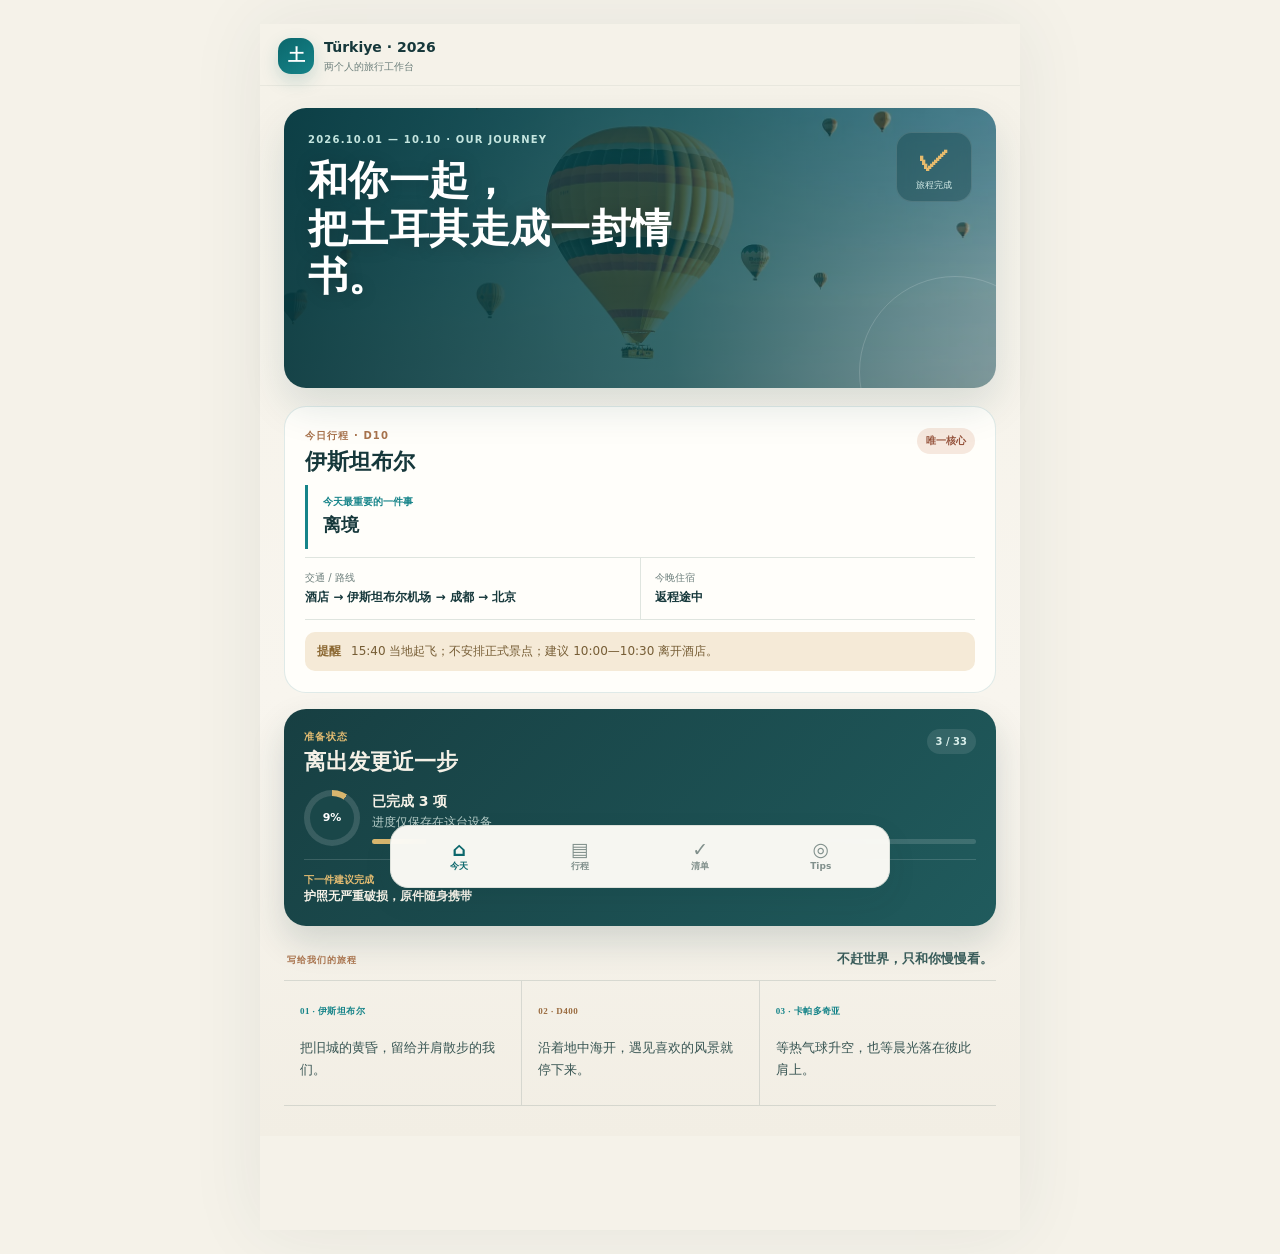
<file: index.html>
<!doctype html>
<html lang="zh-CN"><head>
<meta charset="utf-8"><meta name="viewport" content="width=device-width,initial-scale=1,viewport-fit=cover"><meta name="theme-color" content="#f7f3eb">
<meta name="description" content="2026 国庆土耳其双人旅行途中使用的行程、清单与随身资料工具。"><link rel="manifest" href="manifest.webmanifest"><link rel="stylesheet" href="styles.css?v=12">
<title>土耳其 2026 · 旅行工作台</title></head><body><main>
<header class="top"><div class="brand"><span class="brand-mark">土</span><div><strong>Türkiye · 2026</strong><small>两个人的旅行工作台</small></div></div></header>
<section class="screen active" id="screen-today"><div class="section">
  <div class="hero"><div class="hero-top"><div><p class="hero-kicker">2026.10.01 — 10.10 · OUR JOURNEY</p><h1>和你一起，<br>把土耳其走成一封情书。</h1></div><div class="countdown"><b id="days-left">—</b><span id="countdown-label">距出发</span></div></div></div>
  <div class="panel today-card"><div class="panel-head"><div><p class="eyebrow" id="focus-kicker">出发前预览 · D1</p><h2 id="focus-city">伊斯坦布尔</h2></div><span class="tag must">唯一核心</span></div><div class="core"><small>今天最重要的一件事</small><strong id="focus-core">初见伊斯坦布尔 + 蓝色清真寺</strong></div><div class="facts"><div class="fact"><small>交通 / 路线</small><strong id="focus-route">北京 → 伊斯坦布尔</strong></div><div class="fact"><small>今晚住宿</small><strong id="focus-stay">伊斯坦布尔 · 酒店 TBD</strong></div></div><div class="alert"><b>提醒</b><span id="focus-note">07:20 北京首都 T3 起飞；约 12:50 当地落地。</span></div></div>
  <div class="panel prep-card"><div class="panel-head"><div><p class="eyebrow">准备状态</p><h2>离出发更近一步</h2></div><span class="tag" id="home-count">—</span></div><div class="progress-row"><div class="ring" id="home-ring" data-label="0%"></div><div class="progress-copy"><strong id="home-progress-text">正在计算</strong><small>进度仅保存在这台设备</small><div class="bar"><i id="home-bar"></i></div></div></div><div class="next-task"><small>下一件建议完成</small><b id="next-task">—</b></div></div>
  <section class="trip-notes" aria-label="我们想留下的旅程">
    <div class="trip-notes-head"><span>写给我们的旅程</span><b>不赶世界，只和你慢慢看。</b></div>
    <div class="romance-grid">
      <article class="romance-tile"><small>01 · 伊斯坦布尔</small><p>把旧城的黄昏，留给并肩散步的我们。</p></article>
      <article class="romance-tile"><small>02 · D400</small><p>沿着地中海开，遇见喜欢的风景就停下来。</p></article>
      <article class="romance-tile"><small>03 · 卡帕多奇亚</small><p>等热气球升空，也等晨光落在彼此肩上。</p></article>
    </div>
  </section>
</div></section>
<section class="screen" id="screen-itinerary"><div class="page-head itinerary-head"><p class="eyebrow">ITINERARY</p><h1>十天，慢慢走进土耳其</h1><p>点选日期查看当天风景、路线与玩法；每天只守住一个最重要的体验。<a class="photo-credits" href="photo-credits.html" target="_blank">图片署名</a></p></div><div class="day-tabs-wrap"><div class="day-tabs" id="day-tabs" aria-label="选择行程日期"></div></div><div class="itinerary-shell"><div id="itinerary-stage"></div></div></section>
<section class="screen" id="screen-checklist"><div class="page-head"><p class="eyebrow">BEFORE WE GO</p><h1>出发 Checklist</h1><p>可勾选、自动保存；高风险事项优先确认。</p></div><div class="toolbar"><button class="filter active" data-filter="all">全部</button><button class="filter" data-filter="pending">只看未完成</button><button class="filter" id="expand-all">全部展开</button></div><div class="check-wrap"><div class="panel check-progress"><div class="progress-row"><div class="ring" id="check-ring" data-label="0%"></div><div class="progress-copy"><strong id="check-progress-text">—</strong><small id="check-summary">—</small><div class="bar"><i id="check-bar"></i></div></div></div></div><div id="check-groups"></div></div></section>
<section class="screen" id="screen-info"><div class="page-head"><p class="eyebrow">POCKET GUIDE</p><h1>Tips</h1><p>现金、网络、租车、天气和所有待确认事项。</p></div><div class="toolbar" id="tip-filters"></div><div class="tips-wrap"><div id="tips-list"></div><div class="panel"><div class="panel-head"><div><p class="eyebrow">逐项敲定</p><h2>出发前待确认</h2></div><span class="tag tbd" id="tbd-status">0 / 15</span></div><div class="tbd-list" id="tbd-list"></div></div></div></section>
<nav class="bottom-nav" aria-label="主要导航"><button class="nav-btn active" data-screen="today"><span>⌂</span>今天</button><button class="nav-btn" data-screen="itinerary"><span>▤</span>行程</button><button class="nav-btn" data-screen="checklist"><span>✓</span>清单</button><button class="nav-btn" data-screen="info"><span>◎</span>Tips</button></nav>
</main><div class="toast" id="toast">已复制</div><div class="lightbox" id="lightbox" role="dialog" aria-modal="true" aria-label="照片预览" hidden><button class="lightbox-close" id="lightbox-close" aria-label="关闭大图">×</button><figure><img id="lightbox-image" alt=""></figure></div><script src="app.js?v=14"></script></body></html>
</file>
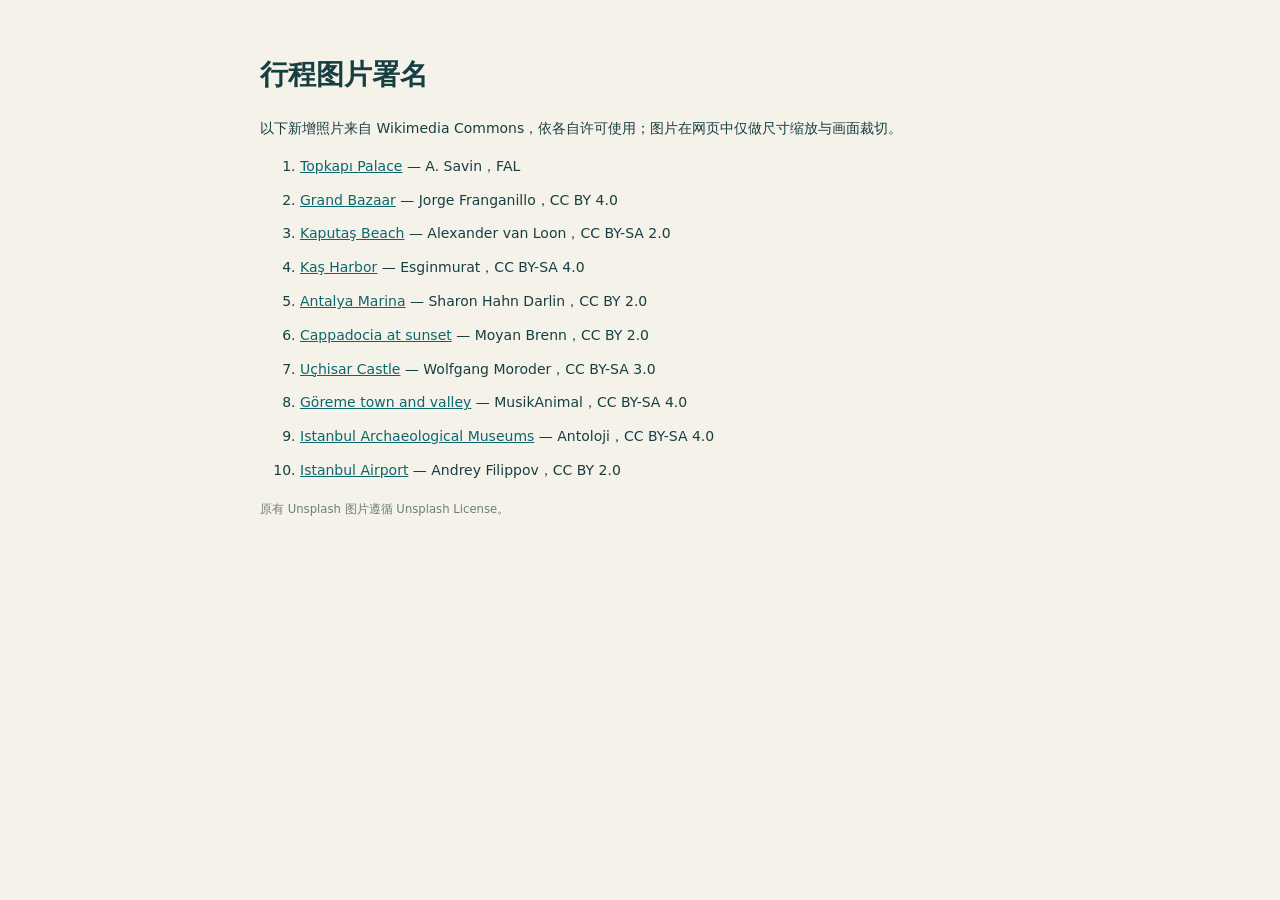
<file: photo-credits.html>
<!doctype html>
<html lang="zh-CN"><head><meta charset="utf-8"><meta name="viewport" content="width=device-width,initial-scale=1"><title>行程图片署名</title><style>body{max-width:760px;margin:auto;padding:32px 20px;color:#173f42;background:#f5f2e9;font:14px/1.7 system-ui,sans-serif}h1{font-family:Georgia,"Songti SC",serif}li{margin:10px 0}a{color:#0b676c}small{color:#6d7f7c}</style></head><body><h1>行程图片署名</h1><p>以下新增照片来自 Wikimedia Commons，依各自许可使用；图片在网页中仅做尺寸缩放与画面裁切。</p><ol>
<li><a href="https://commons.wikimedia.org/wiki/File:Istanbul_asv2020-02_img23_Topkap%C4%B1_Palace.jpg">Topkapı Palace</a> — A. Savin，FAL</li>
<li><a href="https://commons.wikimedia.org/wiki/File:Istanbul_-_Grand_Bazaar_(55105990849).jpg">Grand Bazaar</a> — Jorge Franganillo，CC BY 4.0</li>
<li><a href="https://commons.wikimedia.org/wiki/File:Kaputa%C5%9F_Plaj%C4%B1_(with_D5100).jpg">Kaputaş Beach</a> — Alexander van Loon，CC BY-SA 2.0</li>
<li><a href="https://commons.wikimedia.org/wiki/File:Ka%C5%9F,_A%C4%9Fustos_2015_Liman%27dan_bir_g%C3%B6r%C3%BCn%C3%BCm.jpg">Kaş Harbor</a> — Esginmurat，CC BY-SA 4.0</li>
<li><a href="https://commons.wikimedia.org/wiki/File:Antalya,_Turkey_February_2022_-_Marina_view.jpg">Antalya Marina</a> — Sharon Hahn Darlin，CC BY 2.0</li>
<li><a href="https://commons.wikimedia.org/wiki/File:Cappadocia_(8082262477).jpg">Cappadocia at sunset</a> — Moyan Brenn，CC BY 2.0</li>
<li><a href="https://commons.wikimedia.org/wiki/File:Castle_U%C3%A7hisar_in_Cappadocia.jpg">Uçhisar Castle</a> — Wolfgang Moroder，CC BY-SA 3.0</li>
<li><a href="https://commons.wikimedia.org/wiki/File:G%C3%B6reme_town_and_valley_2015.JPG">Göreme town and valley</a> — MusikAnimal，CC BY-SA 4.0</li>
<li><a href="https://commons.wikimedia.org/wiki/File:Gate_of_Istanbul_Archaeological_Museums.jpg">Istanbul Archaeological Museums</a> — Antoloji，CC BY-SA 4.0</li>
<li><a href="https://commons.wikimedia.org/wiki/File:Istanbul_Airport,_Turkey.jpg">Istanbul Airport</a> — Andrey Filippov，CC BY 2.0</li>
</ol><small>原有 Unsplash 图片遵循 Unsplash License。</small></body></html>
</file>
<file: styles.css>
:root{--paper:#f7f3eb;--card:#fffdf8;--ink:#172f35;--muted:#6f7d7e;--line:#dfe3dd;--sea:#075d67;--sea2:#0b7c82;--sky:#dff3f1;--clay:#bc6346;--danger:#a94332;--shadow:0 12px 35px rgba(26,54,57,.08)}
*{box-sizing:border-box}html{background:#e9eee9}body{margin:0;color:var(--ink);background:var(--paper);font:14px/1.55 system-ui,-apple-system,"PingFang SC","Microsoft YaHei",sans-serif;-webkit-tap-highlight-color:transparent}button{font:inherit;color:inherit;cursor:pointer}button,a{touch-action:manipulation}main{width:100%;max-width:760px;min-height:100vh;margin:auto;padding-bottom:94px;background:var(--paper);box-shadow:0 0 70px #28444818}.screen{display:none}.screen.active{display:block}.top{position:sticky;top:0;z-index:20;display:flex;justify-content:space-between;align-items:center;padding:max(12px,env(safe-area-inset-top)) 18px 10px;background:rgba(247,243,235,.92);backdrop-filter:blur(18px);border-bottom:1px solid #ffffff80}.brand{display:flex;align-items:center;gap:10px}.brand-mark{display:grid;place-items:center;width:34px;height:34px;border-radius:12px;color:white;background:var(--sea);font-size:17px;font-weight:800}.brand strong{display:block;font-size:14px}.brand small{display:block;color:var(--muted);font-size:10px}.status{padding:5px 9px;border-radius:999px;background:var(--sky);color:var(--sea);font-size:10px;font-weight:800}.section{padding:20px 16px}.hero{margin:6px 0 16px;padding:22px;border-radius:24px;color:white;background:linear-gradient(145deg,#075d67,#0a7578);box-shadow:0 18px 44px #075d6730}.hero-top{display:flex;justify-content:space-between;gap:12px}.hero-kicker{margin:0 0 8px;color:#bce2dd;font-size:11px;font-weight:800;letter-spacing:.08em}.hero h1{max-width:410px;margin:0;font:600 clamp(27px,7vw,39px)/1.18 Georgia,"Songti SC",serif}.countdown{flex:0 0 70px;padding-top:2px;text-align:right}.countdown b{display:block;font:700 32px Georgia,serif;color:#f6cf82}.countdown span{font-size:10px;color:#cce7e3}.tripline{display:flex;align-items:center;gap:8px;margin:22px 0 0;padding-top:17px;border-top:1px solid #ffffff31;color:#dceeed;font-size:11px;overflow:auto;white-space:nowrap}.tripline i{width:18px;height:1px;background:#79b7b3}.panel{margin:0 0 14px;padding:17px;border:1px solid #e8e3d8;border-radius:20px;background:var(--card);box-shadow:var(--shadow)}.panel-head{display:flex;align-items:start;justify-content:space-between;gap:12px;margin-bottom:14px}.eyebrow{margin:0 0 4px;color:var(--clay);font-size:10px;font-weight:900;letter-spacing:.11em}.panel h2,.page-head h1{margin:0;font:650 22px/1.25 Georgia,"Songti SC",serif}.tag{display:inline-flex;align-items:center;gap:5px;padding:5px 9px;border-radius:999px;background:#edf2ed;color:#54706d;font-size:10px;font-weight:800}.tag.must{background:#f7e5dc;color:#9e422f}.tag.high{background:#f8edce;color:#8a6523}.tag.optional{background:#edf0ed;color:#65736f}.tag.tbd{background:#fff1c9;color:#855e12;border:1px solid #e9ca76}.core{padding:14px 15px;border-radius:15px;background:var(--sky)}.core small{display:block;color:var(--sea2);font-size:10px;font-weight:900}.core strong{display:block;margin-top:3px;font-size:17px}.facts{display:grid;grid-template-columns:1fr 1fr;gap:9px;margin-top:11px}.fact{min-width:0;padding:11px 12px;border-radius:13px;background:#f3f1ea}.fact small{display:block;color:var(--muted);font-size:10px}.fact strong{display:block;margin-top:3px;font-size:12px;white-space:nowrap;overflow:hidden;text-overflow:ellipsis}.alert{display:flex;gap:10px;margin-top:11px;padding:11px 12px;border-radius:13px;background:#fff2dc;color:#75551c;font-size:12px}.alert b{flex:none}.progress-row{display:flex;align-items:center;gap:12px}.ring{--p:0;display:grid;place-items:center;flex:0 0 56px;height:56px;border-radius:50%;background:conic-gradient(var(--sea2) calc(var(--p)*1%),#e4e8e3 0)}.ring:after{content:attr(data-label);display:grid;place-items:center;width:44px;height:44px;border-radius:50%;background:var(--card);font-size:11px;font-weight:900}.progress-copy{flex:1}.progress-copy strong{font-size:14px}.progress-copy small{display:block;color:var(--muted)}.bar{height:5px;margin-top:8px;border-radius:99px;background:#e4e8e3;overflow:hidden}.bar i{display:block;height:100%;background:var(--sea2);transition:width .2s}.next-task{margin-top:13px;padding-top:12px;border-top:1px solid var(--line);font-size:12px}.next-task small{display:block;color:var(--clay);font-size:10px;font-weight:900}.quick-grid{display:grid;grid-template-columns:repeat(3,1fr);gap:9px}.quick-button{min-height:74px;padding:12px 8px;border:0;border-radius:16px;background:var(--card);box-shadow:var(--shadow);text-align:center}.quick-button span{display:block;font-size:21px}.quick-button b{display:block;margin-top:5px;font-size:11px}.page-head{padding:22px 18px 13px}.page-head p{margin:7px 0 0;color:var(--muted);font-size:12px}.day-list{padding:0 12px 18px}.day-card{margin:0 0 10px;border:1px solid #e5e2d9;border-radius:18px;background:var(--card);overflow:hidden}.day-summary{width:100%;display:grid;grid-template-columns:48px 1fr auto;align-items:center;gap:10px;padding:14px;border:0;background:transparent;text-align:left}.day-no{display:grid;place-items:center;width:44px;height:44px;border-radius:14px;background:var(--sky);color:var(--sea);font-weight:900}.day-title{min-width:0}.day-title b{display:block;font-size:14px}.day-title small{display:block;margin-top:2px;color:var(--muted);font-size:10px;white-space:nowrap;overflow:hidden;text-overflow:ellipsis;max-width:240px}.chev{color:var(--muted);transition:transform .2s}.day-card.open .chev{transform:rotate(180deg)}.day-detail{display:none;padding:0 14px 15px}.day-card.open .day-detail{display:block}.mini-core{padding:12px;border-radius:13px;background:#f3f1ea}.mini-core small{color:var(--clay);font-size:9px;font-weight:900}.mini-core b{display:block}.chips{display:flex;flex-wrap:wrap;gap:7px;margin-top:11px}.stay{margin-top:12px;color:var(--muted);font-size:11px}.route-map{margin:8px 0 18px;padding:15px;overflow:hidden;border-radius:18px;background:#113f46;color:white}.sea-label{color:#8cc7c3}.route-scroll{display:flex;align-items:center;gap:7px;overflow:auto;padding-bottom:3px}.route-stop{flex:none;padding:7px 10px;border-radius:10px;background:#ffffff15;font-size:10px}.route-arrow{color:#79b7b3}.toolbar{position:sticky;top:57px;z-index:10;display:flex;gap:8px;padding:8px 12px;background:rgba(247,243,235,.94);backdrop-filter:blur(15px);overflow:auto}.filter{flex:none;padding:8px 12px;border:1px solid #d9ddd6;border-radius:999px;background:var(--card);font-size:11px;font-weight:800}.filter.active{color:white;background:var(--sea);border-color:var(--sea)}.check-wrap{padding:5px 12px 20px}.check-progress{margin-bottom:12px}.check-group{margin-bottom:10px;border:1px solid #e4e2da;border-radius:17px;background:var(--card);overflow:hidden}.group-head{width:100%;display:flex;align-items:center;justify-content:space-between;padding:14px;border:0;background:transparent;text-align:left;font-weight:850}.group-head span{color:var(--muted);font-size:10px}.group-items{border-top:1px solid #ece9e1}.check-item{display:flex;align-items:start;gap:11px;padding:12px 14px;border-bottom:1px solid #efede7}.check-item:last-child{border:0}.check-item.hidden{display:none}.check-item input{position:absolute;opacity:0}.checkbox{display:grid;place-items:center;flex:0 0 22px;height:22px;margin-top:1px;border:1.5px solid #b9c4bf;border-radius:7px;color:transparent}.check-item input:checked+.checkbox{color:white;background:var(--sea2);border-color:var(--sea2)}.check-text{font-size:12px}.check-item input:checked~.check-text{text-decoration:line-through;color:#91a09b}.risk{margin-left:5px;color:var(--danger);font-size:9px;font-weight:900}.tips-wrap{padding:5px 12px 22px}.tip{margin-bottom:10px;padding:16px;border:1px solid #e5e2d9;border-radius:18px;background:var(--card)}.tip-top{display:flex;align-items:center;justify-content:space-between;gap:10px}.tip h3{margin:6px 0 7px;font-size:15px}.tip p{margin:0;color:#526766;font-size:12px;line-height:1.75}.tip-actions{display:flex;gap:6px}.icon-btn{width:34px;height:34px;border:0;border-radius:11px;background:#f0f1eb}.icon-btn.saved{color:#b66e24;background:#fff0d5}.tbd-list{display:grid;gap:8px}.tbd-row{display:flex;gap:9px;padding:11px 12px;border-radius:13px;background:#fff7e1;font-size:11px}.tbd-row b{color:#a27620}.quote{margin:16px 0 0;padding:17px;border-radius:17px;color:white;background:var(--clay);font:italic 15px/1.7 Georgia,"Songti SC",serif}.bottom-nav{position:fixed;z-index:30;left:50%;bottom:0;transform:translateX(-50%);width:100%;max-width:760px;display:grid;grid-template-columns:repeat(4,1fr);padding:7px 8px max(7px,env(safe-area-inset-bottom));border-top:1px solid #e2e4dd;background:rgba(255,253,248,.96);backdrop-filter:blur(20px)}.nav-btn{padding:6px 3px;border:0;background:transparent;color:#81908c;font-size:9px;font-weight:800}.nav-btn span{display:block;font-size:19px;line-height:1.1}.nav-btn.active{color:var(--sea)}.empty{padding:24px;text-align:center;color:var(--muted)}.toast{position:fixed;z-index:50;left:50%;bottom:92px;transform:translate(-50%,18px);padding:9px 15px;border-radius:999px;color:white;background:#183a3d;opacity:0;pointer-events:none;transition:.2s}.toast.show{opacity:1;transform:translate(-50%,0)}
@media(min-width:760px){body{padding:24px 0}.bottom-nav{bottom:12px;border:1px solid #dde1db;border-radius:18px;box-shadow:var(--shadow);max-width:500px}.day-title small{max-width:500px}.section{padding-left:24px;padding-right:24px}}@media(prefers-reduced-motion:reduce){*{scroll-behavior:auto!important;transition:none!important}}

/* Refined home visual system */
:root{--paper:#f5f2e9;--card:#fffefa;--ink:#16383b;--muted:#6d7f7c;--line:#dfe5df;--sea:#0b676c;--sea2:#168489;--sky:#e5f2ef;--clay:#a8734d;--sand:#f4ead7;--gold:#e7bb6d;--shadow:0 12px 32px rgba(22,56,59,.065)}
html{background:#e8ece7}main{box-shadow:0 0 70px #28444814}.top{justify-content:flex-start;padding:max(13px,env(safe-area-inset-top)) 18px 11px;background:rgba(245,242,233,.92);border-bottom-color:rgba(22,56,59,.06)}
.brand-mark{width:36px;height:36px;border-radius:13px;background:linear-gradient(145deg,var(--sea),var(--sea2));box-shadow:0 7px 18px rgba(11,103,108,.18)}
.section{padding-top:22px;padding-bottom:30px}.hero{position:relative;overflow:hidden;margin:4px 0 15px;padding:24px;border-radius:26px;background:radial-gradient(circle at 92% 5%,rgba(231,187,109,.2),transparent 30%),linear-gradient(145deg,#0a5d63,#0d7779);box-shadow:0 16px 38px rgba(11,103,108,.16)}
.hero:after{content:"";position:absolute;right:-55px;bottom:-80px;width:190px;height:190px;border:1px solid rgba(255,255,255,.1);border-radius:50%}.hero-top,.tripline{position:relative;z-index:1}.hero-top{gap:16px}.hero-kicker{margin-bottom:9px;color:#c4e5df;font-size:10px;letter-spacing:.12em}.hero h1{max-width:430px;font-size:clamp(28px,7vw,40px);line-height:1.2;letter-spacing:.01em}
.countdown{flex-basis:76px;align-self:flex-start;padding:9px 8px 8px;border:1px solid rgba(255,255,255,.13);border-radius:16px;background:rgba(255,255,255,.07);text-align:center}.countdown b{font-size:32px;line-height:1;color:var(--gold)}.countdown span{display:block;margin-top:5px;font-size:9px;color:#d5ece8}.tripline{margin-top:23px;padding-top:17px;border-top-color:rgba(255,255,255,.16);color:#e0f0ed;font-size:10px;scrollbar-width:none}.tripline::-webkit-scrollbar{display:none}.tripline i{flex:0 0 18px;background:#7fb8b4}
.panel{margin-bottom:12px;padding:18px;border-color:rgba(22,56,59,.08);background:var(--card);box-shadow:var(--shadow)}.hero+.panel{border-color:rgba(11,103,108,.13)}.tag.must{background:#f6e8de;color:#95533c}.core{background:linear-gradient(135deg,var(--sky),#edf7f4)}.facts{margin-top:10px}.fact{background:#f3f2ec}.alert{margin-top:10px;background:var(--sand);color:#765d35}.alert b{color:#8b6832}
.quick-button{min-height:72px;padding:11px 8px;border:1px solid rgba(22,56,59,.08);background:rgba(255,254,250,.8);box-shadow:none;transition:transform .18s,border-color .18s,background .18s}.quick-button:hover{transform:translateY(-2px);border-color:rgba(11,103,108,.22);background:#fff}.quick-button span{display:grid;place-items:center;width:27px;height:27px;margin:0 auto;border-radius:10px;background:var(--sky);color:var(--sea);font:800 12px Georgia,serif}.quick-button b{margin-top:7px}
.trip-principle{display:grid;grid-template-columns:auto 1fr;gap:13px;margin:14px 1px 0;padding:16px 17px;border:1px solid rgba(22,56,59,.09);border-left:3px solid var(--gold);border-radius:16px;background:rgba(255,254,250,.55)}.trip-principle>span{color:var(--clay);font-size:9px;font-weight:900;letter-spacing:.12em;white-space:nowrap}.trip-principle p{margin:0;color:#536b69;font:13px/1.75 Georgia,"Songti SC",serif}
@media(max-width:430px){.hero{padding:21px}.hero h1{font-size:29px}.countdown{flex-basis:68px}.facts{grid-template-columns:1fr}.trip-principle{grid-template-columns:1fr;gap:5px}}

.trip-notes{margin-top:14px}.trip-notes-head{display:flex;align-items:end;justify-content:space-between;gap:16px;margin-bottom:9px;padding:0 3px}.trip-notes-head span{color:var(--clay);font-size:9px;font-weight:900;letter-spacing:.12em}.trip-notes-head b{font:600 13px Georgia,"Songti SC",serif;color:#385b59}.romance-grid{display:grid;grid-template-columns:repeat(3,1fr);gap:9px}.romance-tile{position:relative;min-height:126px;margin:0;padding:15px 14px;border:1px solid rgba(22,56,59,.08);border-radius:17px;background:var(--card);overflow:hidden}.romance-tile:after{content:"";position:absolute;right:-22px;bottom:-24px;width:58px;height:58px;border:1px solid rgba(11,103,108,.09);border-radius:50%}.romance-tile small{color:var(--sea2);font:800 9px/1.2 Georgia,serif;letter-spacing:.05em}.romance-tile p{position:relative;z-index:1;margin:20px 0 0;color:#385553;font:600 13px/1.65 Georgia,"Songti SC",serif}.romance-tile:nth-child(2){background:#f3eee2}.romance-tile:nth-child(2) small{color:#9a6b3f}.romance-tile:nth-child(3){background:#eaf3ef}
@media(max-width:520px){.hero h1 br{display:none}.trip-notes-head{display:block}.trip-notes-head b{display:block;margin-top:4px}.romance-grid{grid-template-columns:1fr}.romance-tile{min-height:0;padding:14px 15px}.romance-tile p{margin-top:8px}}

/* Cappadocia photo by Musa Ortaç / Unsplash */
.hero{min-height:280px;display:flex;flex-direction:column;justify-content:space-between;background-image:linear-gradient(90deg,rgba(7,56,61,.92) 0%,rgba(7,70,73,.78) 54%,rgba(7,70,73,.42) 100%),url("assets/cappadocia-hero.webp");background-position:center 48%;background-size:cover}.hero:after{border-color:rgba(255,255,255,.16)}.hero h1{text-shadow:0 2px 18px rgba(0,0,0,.2)}.countdown{background:rgba(8,55,59,.34);backdrop-filter:blur(8px)}
@media(max-width:430px){.hero{min-height:260px;background-position:center 45%}.hero h1{font-size:28px}}

/* Immersive daily itinerary */
.itinerary-head{padding-bottom:16px}.itinerary-head h1{font-size:28px}.day-tabs-wrap{position:sticky;top:57px;z-index:18;padding:9px 12px;background:rgba(245,242,233,.94);backdrop-filter:blur(16px);border-top:1px solid rgba(22,56,59,.05);border-bottom:1px solid rgba(22,56,59,.08)}.day-tabs{display:flex;gap:7px;overflow-x:auto;scrollbar-width:none;scroll-snap-type:x proximity}.day-tabs::-webkit-scrollbar{display:none}.date-tab{flex:0 0 82px;scroll-snap-align:center;padding:9px 8px;border:1px solid rgba(22,56,59,.09);border-radius:14px;background:var(--card);text-align:left;transition:.2s}.date-tab small,.date-tab b,.date-tab span{display:block}.date-tab small{color:var(--clay);font:800 9px Georgia,serif}.date-tab b{margin-top:2px;font:700 13px Georgia,serif}.date-tab span{margin-top:3px;color:var(--muted);font-size:9px;white-space:nowrap;overflow:hidden;text-overflow:ellipsis}.date-tab.active{color:#fff;background:var(--sea);border-color:var(--sea);box-shadow:0 9px 22px rgba(11,103,108,.2);transform:translateY(-1px)}.date-tab.active small{color:var(--gold)}.date-tab.active span{color:#c9e2df}.itinerary-shell{padding:13px 12px 28px}.day-feature{display:grid;grid-template-columns:minmax(0,1.02fr) minmax(0,.98fr);border:1px solid rgba(22,56,59,.09);border-radius:24px;background:var(--card);box-shadow:0 18px 45px rgba(22,56,59,.08);overflow:hidden}.day-gallery{position:relative;min-height:600px;background:#244}.day-gallery>img{position:absolute;inset:0;width:100%;height:100%;object-fit:cover}.gallery-shade{position:absolute;inset:0;background:linear-gradient(180deg,rgba(8,42,45,.04) 40%,rgba(8,42,45,.75) 100%)}.gallery-caption{position:absolute;z-index:2;left:22px;right:22px;bottom:50px;color:#fff}.gallery-caption small,.gallery-caption strong{display:block}.gallery-caption small{color:#f2ce8b;font:800 10px Georgia,serif;letter-spacing:.08em}.gallery-caption strong{margin-top:5px;font:600 24px/1.25 Georgia,"Songti SC",serif}.gallery-arrow{position:absolute;z-index:3;top:50%;width:38px;height:38px;border:1px solid rgba(255,255,255,.35);border-radius:50%;color:#fff;background:rgba(8,42,45,.28);backdrop-filter:blur(8px);font-size:25px;line-height:1}.gallery-arrow.prev{left:14px}.gallery-arrow.next{right:14px}.gallery-dots{position:absolute;z-index:3;left:22px;bottom:22px;display:flex;gap:6px}.gallery-dots button{width:7px;height:7px;padding:0;border:0;border-radius:99px;background:rgba(255,255,255,.45);transition:.2s}.gallery-dots button.active{width:24px;background:#fff}.day-story{padding:26px 24px}.day-story>h2{margin:2px 0 17px;font:650 31px/1.18 Georgia,"Songti SC",serif}.day-core{padding:14px 15px;border-radius:15px;background:var(--sky)}.day-core small,.day-core strong{display:block}.day-core small{color:var(--sea2);font-size:9px;font-weight:900}.day-core strong{margin-top:4px;font-size:16px}.priority-tags{display:flex;flex-wrap:wrap;gap:6px;margin:12px 0 16px}.play-card{padding:15px;border:1px solid var(--line);border-radius:16px;background:#faf8f2}.play-card>small{color:var(--clay);font-size:9px;font-weight:900;letter-spacing:.12em}.play-card p{display:grid;grid-template-columns:22px 1fr;gap:8px;margin:12px 0 0;color:#516765;font-size:11px;line-height:1.65}.play-card p b{color:#b47c50;font:700 10px Georgia,serif}.journey-facts{display:grid;gap:8px;margin-top:14px}.journey-facts div{padding:11px 12px;border-radius:13px;background:#f1f0ea}.journey-facts small,.journey-facts b{display:block}.journey-facts small{color:var(--muted);font-size:9px}.journey-facts b{margin-top:3px;font-size:11px;line-height:1.45}.day-reminder{display:grid;gap:4px;margin-top:9px;padding:11px 12px;border-radius:13px;background:var(--sand);color:#735c38;font-size:10px;line-height:1.55}.day-reminder b{color:#8d6631}.day-switch{display:flex;align-items:center;justify-content:space-between;margin-top:17px;padding-top:14px;border-top:1px solid var(--line)}.day-switch button{border:0;background:none;color:var(--sea);font-size:10px;font-weight:800}.day-switch button:disabled{opacity:.25}.day-switch span{color:var(--muted);font:10px Georgia,serif}
@media(max-width:680px){.hero{background-image:linear-gradient(90deg,rgba(7,56,61,.92) 0%,rgba(7,70,73,.78) 54%,rgba(7,70,73,.42) 100%),url("assets/cappadocia-hero-720.webp")}.day-feature{grid-template-columns:1fr}.day-gallery{min-height:420px}.day-story{padding:22px 18px}.gallery-caption strong{font-size:22px}}@media(max-width:430px){.day-tabs-wrap{top:57px}.date-tab{flex-basis:76px}.day-gallery{min-height:340px}.itinerary-shell{padding-left:10px;padding-right:10px}.day-story>h2{font-size:28px}}

/* 待确认事项：点击后以绿色完成态保留，方便继续核对内容。 */
.tbd-row{align-items:center;border:1px solid transparent;cursor:pointer;transition:background .2s,border-color .2s,color .2s}.tbd-row input{position:absolute;opacity:0;pointer-events:none}.tbd-check{display:grid;place-items:center;flex:0 0 22px;height:22px;border:1.5px solid #d2b968;border-radius:7px;color:transparent;font-weight:900;transition:.2s}.tbd-copy{flex:1}.tbd-row small{flex:none;color:#3f7659;font-size:9px;font-weight:900}.tbd-row.confirmed{border-color:#c9dfcf;background:#edf6ef;color:#507061}.tbd-row.confirmed .tbd-check{border-color:#4f8a65;background:#4f8a65;color:white}.tbd-row.confirmed .tbd-copy{text-decoration:line-through;text-decoration-thickness:1px;text-decoration-color:#8eb19a}.tbd-row:focus-within{outline:2px solid #6c9d7b;outline-offset:2px}

/* Full-screen photo viewer */
.day-gallery{cursor:zoom-in}.lightbox[hidden]{display:none}.lightbox{position:fixed;z-index:100;inset:0;display:grid;place-items:center;background:#041214;overscroll-behavior:contain;touch-action:none}.lightbox figure{width:100%;height:100%;margin:0;display:grid;place-items:center;overflow:hidden}.lightbox img{display:block;max-width:100%;max-height:100vh;max-height:100dvh;margin:auto;object-fit:contain;cursor:grab;touch-action:none;transform:translate3d(0,0,0) scale(1);transform-origin:center;will-change:transform,opacity;-webkit-user-select:none;user-select:none;-webkit-user-drag:none}.lightbox img:active{cursor:grabbing}.lightbox img.zoomed{cursor:grab}.lightbox-close{position:absolute;z-index:2;top:max(14px,env(safe-area-inset-top));right:14px;width:42px;height:42px;border:1px solid rgba(255,255,255,.22);border-radius:50%;color:#fff;background:rgba(5,39,42,.58);backdrop-filter:blur(8px);font-size:28px;line-height:1}body.lightbox-open{overflow:hidden}

/* 首页：用杂志式层级替代重复的卡片堆叠。 */
#screen-today .section{padding-top:18px;background:linear-gradient(180deg,#f5f2e9 0%,#f8f5ee 58%,#f2eee4 100%)}
#screen-today .hero{margin-bottom:18px;border-radius:22px;box-shadow:0 18px 42px rgba(18,63,66,.13)}
.today-card{padding:21px 20px;border-radius:22px;box-shadow:none}.today-card .panel-head{margin-bottom:10px}.today-card .core{padding:9px 0 11px 15px;border-left:3px solid var(--sea2);border-radius:0;background:transparent}.today-card .core strong{font:650 18px/1.4 Georgia,"Songti SC",serif}.today-card .facts{grid-template-columns:1fr 1fr;gap:0;margin-top:8px;border-top:1px solid var(--line);border-bottom:1px solid var(--line)}.today-card .fact{padding:12px 14px 12px 0;border-radius:0;background:transparent}.today-card .fact+ .fact{padding-left:14px;border-left:1px solid var(--line)}.today-card .alert{margin-top:12px;padding:10px 12px;border-radius:10px;background:#f5ead7}
.prep-card{margin-top:16px;padding:20px;border:0;border-radius:22px;color:#f5f1e7;background:linear-gradient(135deg,#173f42,#205b5d);box-shadow:0 16px 34px rgba(23,63,66,.16)}.prep-card .eyebrow,.prep-card .next-task small{color:#e5bd72}.prep-card .tag{color:#d9eeea;background:rgba(255,255,255,.1)}.prep-card .ring{background:conic-gradient(#d8b66e calc(var(--p)*1%),rgba(255,255,255,.14) 0)}.prep-card .ring:after{background:#1a4749;color:white}.prep-card .progress-copy small{color:#b9cfca}.prep-card .bar{background:rgba(255,255,255,.14)}.prep-card .bar i{background:#d8b66e}.prep-card .next-task{border-top-color:rgba(255,255,255,.15)}
.trip-notes{margin-top:24px}.trip-notes-head{margin-bottom:12px}.romance-grid{gap:0;border-top:1px solid rgba(22,56,59,.13);border-bottom:1px solid rgba(22,56,59,.13)}.romance-tile,.romance-tile:nth-child(2),.romance-tile:nth-child(3){min-height:124px;padding:18px 16px;border:0;border-radius:0;background:transparent}.romance-tile+.romance-tile{border-left:1px solid rgba(22,56,59,.13)}.romance-tile:after{display:none}.romance-tile p{margin-top:17px;font-weight:500}
@media(max-width:520px){.today-card{padding:18px 16px}.today-card .facts{grid-template-columns:1fr}.today-card .fact+ .fact{padding-left:0;border-top:1px solid var(--line);border-left:0}.prep-card{padding:18px 16px}.romance-grid{display:block}.romance-tile,.romance-tile:nth-child(2),.romance-tile:nth-child(3){min-height:0;padding:16px 4px}.romance-tile+.romance-tile{border-top:1px solid rgba(22,56,59,.13);border-left:0}.romance-tile p{margin-top:7px}}

.photo-credits{margin-left:7px;color:var(--sea2);font-size:10px;text-underline-offset:3px}
</file>
